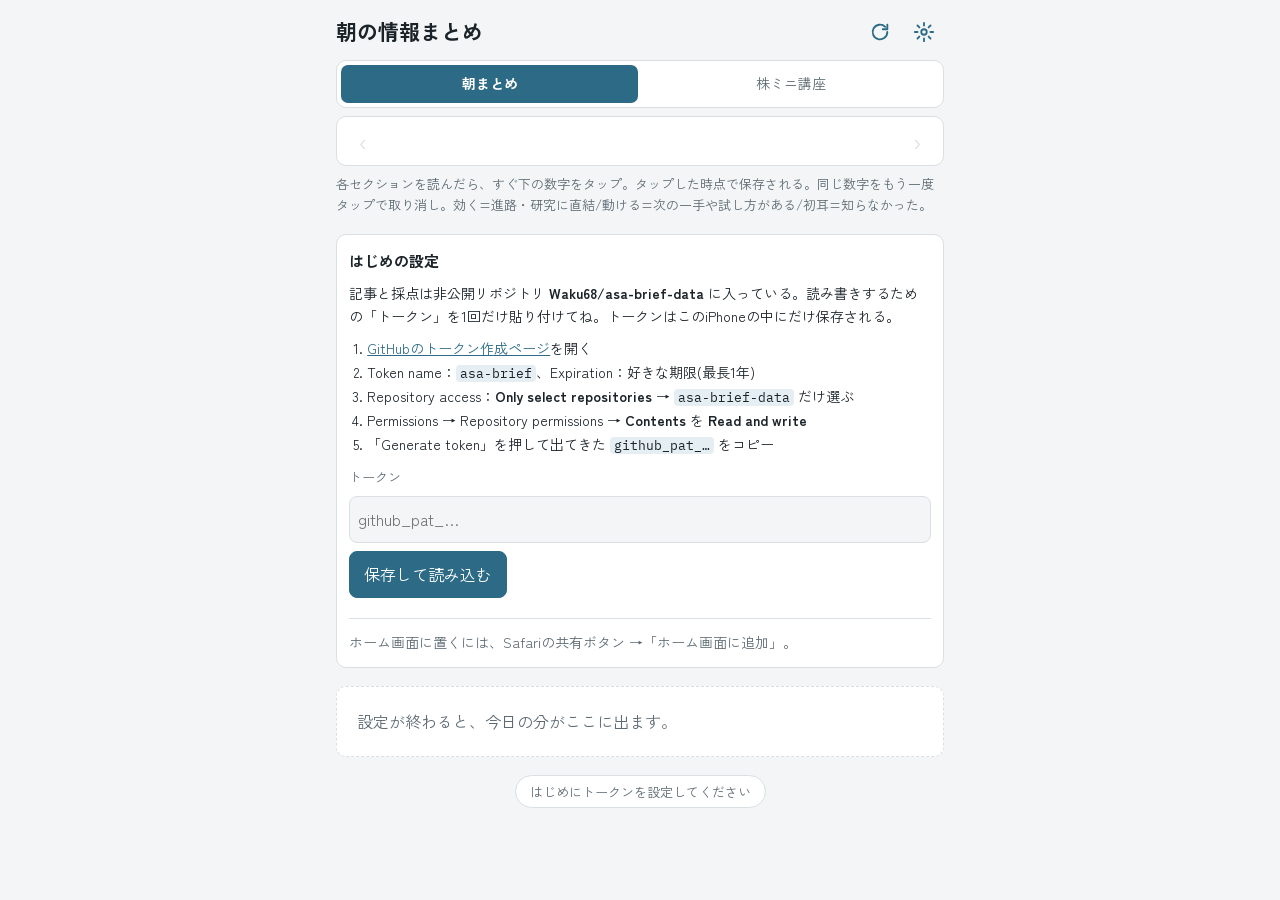
<file: index.html>
<!doctype html>
<html lang="ja">
<head>
<meta charset="utf-8">
<meta name="viewport" content="width=device-width,initial-scale=1,viewport-fit=cover">
<title>朝刊</title>
<meta name="description" content="わくの毎朝の情報まとめ">
<meta name="apple-mobile-web-app-capable" content="yes">
<meta name="mobile-web-app-capable" content="yes">
<meta name="apple-mobile-web-app-title" content="朝刊">
<meta name="apple-mobile-web-app-status-bar-style" content="default">
<meta name="theme-color" content="#f3f5f6" media="(prefers-color-scheme: light)">
<meta name="theme-color" content="#12181c" media="(prefers-color-scheme: dark)">
<link rel="manifest" href="manifest.webmanifest">
<link rel="icon" href="icon-192.png">
<link rel="apple-touch-icon" href="apple-touch-icon.png">
<link rel="preconnect" href="https://fonts.googleapis.com">
<link rel="preconnect" href="https://fonts.gstatic.com" crossorigin>
<link rel="stylesheet" href="https://fonts.googleapis.com/css2?family=Zen+Kaku+Gothic+New:wght@400;500;700&family=IBM+Plex+Mono:wght@500&display=swap">
<link rel="stylesheet" href="vendor/leaflet.css">
<link rel="stylesheet" href="style.css">
</head>
<body>
<div class="wrap">
  <header class="top">
    <div class="titlerow">
      <h1 id="title">朝の情報まとめ</h1>
      <div class="tools">
        <button id="reload" class="icon" type="button" aria-label="最新を読み込む" title="最新を読み込む">
          <svg viewBox="0 0 24 24" aria-hidden="true"><path d="M20 12a8 8 0 1 1-2.34-5.66M20 4v5h-5" fill="none" stroke="currentColor" stroke-width="2" stroke-linecap="round" stroke-linejoin="round"/></svg>
        </button>
        <button id="gear" class="icon" type="button" aria-label="設定" title="設定">
          <svg viewBox="0 0 24 24" aria-hidden="true"><circle cx="12" cy="12" r="3" fill="none" stroke="currentColor" stroke-width="2"/><path d="M12 2v3M12 19v3M2 12h3M19 12h3M4.9 4.9l2.1 2.1M17 17l2.1 2.1M4.9 19.1 7 17M17 7l2.1-2.1" fill="none" stroke="currentColor" stroke-width="2" stroke-linecap="round"/></svg>
        </button>
      </div>
    </div>
    <nav class="tabs" role="tablist" aria-label="読むもの">
      <button type="button" role="tab" id="tab-brief" data-view="brief" aria-selected="true">朝まとめ</button>
      <button type="button" role="tab" id="tab-kabu" data-view="kabu" aria-selected="false">株ミニ講座</button>
    </nav>
    <div class="datebar">
      <button id="prev" type="button" aria-label="前の回" disabled>‹</button>
      <span id="which">読み込み中</span>
      <button id="next" type="button" aria-label="次の回" disabled>›</button>
    </div>
    <p class="help" id="help"></p>
  </header>

  <section id="settings" class="card settings" hidden>
    <h2>はじめの設定</h2>
    <p>記事と採点は非公開リポジトリ <b>Waku68/asa-brief-data</b> に入っている。読み書きするための「トークン」を1回だけ貼り付けてね。トークンはこのiPhoneの中にだけ保存される。</p>
    <ol>
      <li><a href="https://github.com/settings/personal-access-tokens/new" target="_blank" rel="noopener">GitHubのトークン作成ページ</a>を開く</li>
      <li>Token name：<code>asa-brief</code>、Expiration：好きな期限(最長1年)</li>
      <li>Repository access：<b>Only select repositories</b> → <code>asa-brief-data</code> だけ選ぶ</li>
      <li>Permissions → Repository permissions → <b>Contents</b> を <b>Read and write</b></li>
      <li>「Generate token」を押して出てきた <code>github_pat_…</code> をコピー</li>
    </ol>
    <label for="token" class="lab2">トークン</label>
    <input id="token" type="password" autocomplete="off" autocapitalize="off" spellcheck="false" placeholder="github_pat_…">
    <div class="btnrow">
      <button id="saveToken" type="button" class="primary">保存して読み込む</button>
      <button id="closeSettings" type="button">閉じる</button>
    </div>
    <p id="tokenMsg" class="help" role="status"></p>
    <hr>
    <p class="help">ホーム画面に置くには、Safariの共有ボタン →「ホーム画面に追加」。</p>
  </section>

  <form id="f" onsubmit="return false">
    <div id="body"><div class="empty">読み込んでいます。</div></div>
    <div id="tail" hidden></div>
  </form>
  <p class="foot" id="foot" hidden>この講座は仕組みの理解が目的で、特定の銘柄の売買を勧めるものではありません。</p>
  <div id="status" role="status">接続中…</div>
</div>
<script src="vendor/marked.min.js"></script>
<script src="vendor/purify.min.js"></script>
<script src="vendor/leaflet.js"></script>
<script src="app.js"></script>
</body>
</html>
</file>
<file: vendor/leaflet.css>
/* required styles */

.leaflet-pane,
.leaflet-tile,
.leaflet-marker-icon,
.leaflet-marker-shadow,
.leaflet-tile-container,
.leaflet-pane > svg,
.leaflet-pane > canvas,
.leaflet-zoom-box,
.leaflet-image-layer,
.leaflet-layer {
	position: absolute;
	left: 0;
	top: 0;
	}
.leaflet-container {
	overflow: hidden;
	}
.leaflet-tile,
.leaflet-marker-icon,
.leaflet-marker-shadow {
	-webkit-user-select: none;
	   -moz-user-select: none;
	        user-select: none;
	  -webkit-user-drag: none;
	}
/* Prevents IE11 from highlighting tiles in blue */
.leaflet-tile::selection {
	background: transparent;
}
/* Safari renders non-retina tile on retina better with this, but Chrome is worse */
.leaflet-safari .leaflet-tile {
	image-rendering: -webkit-optimize-contrast;
	}
/* hack that prevents hw layers "stretching" when loading new tiles */
.leaflet-safari .leaflet-tile-container {
	width: 1600px;
	height: 1600px;
	-webkit-transform-origin: 0 0;
	}
.leaflet-marker-icon,
.leaflet-marker-shadow {
	display: block;
	}
/* .leaflet-container svg: reset svg max-width decleration shipped in Joomla! (joomla.org) 3.x */
/* .leaflet-container img: map is broken in FF if you have max-width: 100% on tiles */
.leaflet-container .leaflet-overlay-pane svg {
	max-width: none !important;
	max-height: none !important;
	}
.leaflet-container .leaflet-marker-pane img,
.leaflet-container .leaflet-shadow-pane img,
.leaflet-container .leaflet-tile-pane img,
.leaflet-container img.leaflet-image-layer,
.leaflet-container .leaflet-tile {
	max-width: none !important;
	max-height: none !important;
	width: auto;
	padding: 0;
	}

.leaflet-container img.leaflet-tile {
	/* See: https://bugs.chromium.org/p/chromium/issues/detail?id=600120 */
	mix-blend-mode: plus-lighter;
}

.leaflet-container.leaflet-touch-zoom {
	-ms-touch-action: pan-x pan-y;
	touch-action: pan-x pan-y;
	}
.leaflet-container.leaflet-touch-drag {
	-ms-touch-action: pinch-zoom;
	/* Fallback for FF which doesn't support pinch-zoom */
	touch-action: none;
	touch-action: pinch-zoom;
}
.leaflet-container.leaflet-touch-drag.leaflet-touch-zoom {
	-ms-touch-action: none;
	touch-action: none;
}
.leaflet-container {
	-webkit-tap-highlight-color: transparent;
}
.leaflet-container a {
	-webkit-tap-highlight-color: rgba(51, 181, 229, 0.4);
}
.leaflet-tile {
	filter: inherit;
	visibility: hidden;
	}
.leaflet-tile-loaded {
	visibility: inherit;
	}
.leaflet-zoom-box {
	width: 0;
	height: 0;
	-moz-box-sizing: border-box;
	     box-sizing: border-box;
	z-index: 800;
	}
/* workaround for https://bugzilla.mozilla.org/show_bug.cgi?id=888319 */
.leaflet-overlay-pane svg {
	-moz-user-select: none;
	}

.leaflet-pane         { z-index: 400; }

.leaflet-tile-pane    { z-index: 200; }
.leaflet-overlay-pane { z-index: 400; }
.leaflet-shadow-pane  { z-index: 500; }
.leaflet-marker-pane  { z-index: 600; }
.leaflet-tooltip-pane   { z-index: 650; }
.leaflet-popup-pane   { z-index: 700; }

.leaflet-map-pane canvas { z-index: 100; }
.leaflet-map-pane svg    { z-index: 200; }

.leaflet-vml-shape {
	width: 1px;
	height: 1px;
	}
.lvml {
	behavior: url(#default#VML);
	display: inline-block;
	position: absolute;
	}


/* control positioning */

.leaflet-control {
	position: relative;
	z-index: 800;
	pointer-events: visiblePainted; /* IE 9-10 doesn't have auto */
	pointer-events: auto;
	}
.leaflet-top,
.leaflet-bottom {
	position: absolute;
	z-index: 1000;
	pointer-events: none;
	}
.leaflet-top {
	top: 0;
	}
.leaflet-right {
	right: 0;
	}
.leaflet-bottom {
	bottom: 0;
	}
.leaflet-left {
	left: 0;
	}
.leaflet-control {
	float: left;
	clear: both;
	}
.leaflet-right .leaflet-control {
	float: right;
	}
.leaflet-top .leaflet-control {
	margin-top: 10px;
	}
.leaflet-bottom .leaflet-control {
	margin-bottom: 10px;
	}
.leaflet-left .leaflet-control {
	margin-left: 10px;
	}
.leaflet-right .leaflet-control {
	margin-right: 10px;
	}


/* zoom and fade animations */

.leaflet-fade-anim .leaflet-popup {
	opacity: 0;
	-webkit-transition: opacity 0.2s linear;
	   -moz-transition: opacity 0.2s linear;
	        transition: opacity 0.2s linear;
	}
.leaflet-fade-anim .leaflet-map-pane .leaflet-popup {
	opacity: 1;
	}
.leaflet-zoom-animated {
	-webkit-transform-origin: 0 0;
	    -ms-transform-origin: 0 0;
	        transform-origin: 0 0;
	}
svg.leaflet-zoom-animated {
	will-change: transform;
}

.leaflet-zoom-anim .leaflet-zoom-animated {
	-webkit-transition: -webkit-transform 0.25s cubic-bezier(0,0,0.25,1);
	   -moz-transition:    -moz-transform 0.25s cubic-bezier(0,0,0.25,1);
	        transition:         transform 0.25s cubic-bezier(0,0,0.25,1);
	}
.leaflet-zoom-anim .leaflet-tile,
.leaflet-pan-anim .leaflet-tile {
	-webkit-transition: none;
	   -moz-transition: none;
	        transition: none;
	}

.leaflet-zoom-anim .leaflet-zoom-hide {
	visibility: hidden;
	}


/* cursors */

.leaflet-interactive {
	cursor: pointer;
	}
.leaflet-grab {
	cursor: -webkit-grab;
	cursor:    -moz-grab;
	cursor:         grab;
	}
.leaflet-crosshair,
.leaflet-crosshair .leaflet-interactive {
	cursor: crosshair;
	}
.leaflet-popup-pane,
.leaflet-control {
	cursor: auto;
	}
.leaflet-dragging .leaflet-grab,
.leaflet-dragging .leaflet-grab .leaflet-interactive,
.leaflet-dragging .leaflet-marker-draggable {
	cursor: move;
	cursor: -webkit-grabbing;
	cursor:    -moz-grabbing;
	cursor:         grabbing;
	}

/* marker & overlays interactivity */
.leaflet-marker-icon,
.leaflet-marker-shadow,
.leaflet-image-layer,
.leaflet-pane > svg path,
.leaflet-tile-container {
	pointer-events: none;
	}

.leaflet-marker-icon.leaflet-interactive,
.leaflet-image-layer.leaflet-interactive,
.leaflet-pane > svg path.leaflet-interactive,
svg.leaflet-image-layer.leaflet-interactive path {
	pointer-events: visiblePainted; /* IE 9-10 doesn't have auto */
	pointer-events: auto;
	}

/* visual tweaks */

.leaflet-container {
	background: #ddd;
	outline-offset: 1px;
	}
.leaflet-container a {
	color: #0078A8;
	}
.leaflet-zoom-box {
	border: 2px dotted #38f;
	background: rgba(255,255,255,0.5);
	}


/* general typography */
.leaflet-container {
	font-family: "Helvetica Neue", Arial, Helvetica, sans-serif;
	font-size: 12px;
	font-size: 0.75rem;
	line-height: 1.5;
	}


/* general toolbar styles */

.leaflet-bar {
	box-shadow: 0 1px 5px rgba(0,0,0,0.65);
	border-radius: 4px;
	}
.leaflet-bar a {
	background-color: #fff;
	border-bottom: 1px solid #ccc;
	width: 26px;
	height: 26px;
	line-height: 26px;
	display: block;
	text-align: center;
	text-decoration: none;
	color: black;
	}
.leaflet-bar a,
.leaflet-control-layers-toggle {
	background-position: 50% 50%;
	background-repeat: no-repeat;
	display: block;
	}
.leaflet-bar a:hover,
.leaflet-bar a:focus {
	background-color: #f4f4f4;
	}
.leaflet-bar a:first-child {
	border-top-left-radius: 4px;
	border-top-right-radius: 4px;
	}
.leaflet-bar a:last-child {
	border-bottom-left-radius: 4px;
	border-bottom-right-radius: 4px;
	border-bottom: none;
	}
.leaflet-bar a.leaflet-disabled {
	cursor: default;
	background-color: #f4f4f4;
	color: #bbb;
	}

.leaflet-touch .leaflet-bar a {
	width: 30px;
	height: 30px;
	line-height: 30px;
	}
.leaflet-touch .leaflet-bar a:first-child {
	border-top-left-radius: 2px;
	border-top-right-radius: 2px;
	}
.leaflet-touch .leaflet-bar a:last-child {
	border-bottom-left-radius: 2px;
	border-bottom-right-radius: 2px;
	}

/* zoom control */

.leaflet-control-zoom-in,
.leaflet-control-zoom-out {
	font: bold 18px 'Lucida Console', Monaco, monospace;
	text-indent: 1px;
	}

.leaflet-touch .leaflet-control-zoom-in, .leaflet-touch .leaflet-control-zoom-out  {
	font-size: 22px;
	}


/* layers control */

.leaflet-control-layers {
	box-shadow: 0 1px 5px rgba(0,0,0,0.4);
	background: #fff;
	border-radius: 5px;
	}
.leaflet-control-layers-toggle {
	background-image: url(images/layers.png);
	width: 36px;
	height: 36px;
	}
.leaflet-retina .leaflet-control-layers-toggle {
	background-image: url(images/layers-2x.png);
	background-size: 26px 26px;
	}
.leaflet-touch .leaflet-control-layers-toggle {
	width: 44px;
	height: 44px;
	}
.leaflet-control-layers .leaflet-control-layers-list,
.leaflet-control-layers-expanded .leaflet-control-layers-toggle {
	display: none;
	}
.leaflet-control-layers-expanded .leaflet-control-layers-list {
	display: block;
	position: relative;
	}
.leaflet-control-layers-expanded {
	padding: 6px 10px 6px 6px;
	color: #333;
	background: #fff;
	}
.leaflet-control-layers-scrollbar {
	overflow-y: scroll;
	overflow-x: hidden;
	padding-right: 5px;
	}
.leaflet-control-layers-selector {
	margin-top: 2px;
	position: relative;
	top: 1px;
	}
.leaflet-control-layers label {
	display: block;
	font-size: 13px;
	font-size: 1.08333em;
	}
.leaflet-control-layers-separator {
	height: 0;
	border-top: 1px solid #ddd;
	margin: 5px -10px 5px -6px;
	}

/* Default icon URLs */
.leaflet-default-icon-path { /* used only in path-guessing heuristic, see L.Icon.Default */
	background-image: url(images/marker-icon.png);
	}


/* attribution and scale controls */

.leaflet-container .leaflet-control-attribution {
	background: #fff;
	background: rgba(255, 255, 255, 0.8);
	margin: 0;
	}
.leaflet-control-attribution,
.leaflet-control-scale-line {
	padding: 0 5px;
	color: #333;
	line-height: 1.4;
	}
.leaflet-control-attribution a {
	text-decoration: none;
	}
.leaflet-control-attribution a:hover,
.leaflet-control-attribution a:focus {
	text-decoration: underline;
	}
.leaflet-attribution-flag {
	display: inline !important;
	vertical-align: baseline !important;
	width: 1em;
	height: 0.6669em;
	}
.leaflet-left .leaflet-control-scale {
	margin-left: 5px;
	}
.leaflet-bottom .leaflet-control-scale {
	margin-bottom: 5px;
	}
.leaflet-control-scale-line {
	border: 2px solid #777;
	border-top: none;
	line-height: 1.1;
	padding: 2px 5px 1px;
	white-space: nowrap;
	-moz-box-sizing: border-box;
	     box-sizing: border-box;
	background: rgba(255, 255, 255, 0.8);
	text-shadow: 1px 1px #fff;
	}
.leaflet-control-scale-line:not(:first-child) {
	border-top: 2px solid #777;
	border-bottom: none;
	margin-top: -2px;
	}
.leaflet-control-scale-line:not(:first-child):not(:last-child) {
	border-bottom: 2px solid #777;
	}

.leaflet-touch .leaflet-control-attribution,
.leaflet-touch .leaflet-control-layers,
.leaflet-touch .leaflet-bar {
	box-shadow: none;
	}
.leaflet-touch .leaflet-control-layers,
.leaflet-touch .leaflet-bar {
	border: 2px solid rgba(0,0,0,0.2);
	background-clip: padding-box;
	}


/* popup */

.leaflet-popup {
	position: absolute;
	text-align: center;
	margin-bottom: 20px;
	}
.leaflet-popup-content-wrapper {
	padding: 1px;
	text-align: left;
	border-radius: 12px;
	}
.leaflet-popup-content {
	margin: 13px 24px 13px 20px;
	line-height: 1.3;
	font-size: 13px;
	font-size: 1.08333em;
	min-height: 1px;
	}
.leaflet-popup-content p {
	margin: 17px 0;
	margin: 1.3em 0;
	}
.leaflet-popup-tip-container {
	width: 40px;
	height: 20px;
	position: absolute;
	left: 50%;
	margin-top: -1px;
	margin-left: -20px;
	overflow: hidden;
	pointer-events: none;
	}
.leaflet-popup-tip {
	width: 17px;
	height: 17px;
	padding: 1px;

	margin: -10px auto 0;
	pointer-events: auto;

	-webkit-transform: rotate(45deg);
	   -moz-transform: rotate(45deg);
	    -ms-transform: rotate(45deg);
	        transform: rotate(45deg);
	}
.leaflet-popup-content-wrapper,
.leaflet-popup-tip {
	background: white;
	color: #333;
	box-shadow: 0 3px 14px rgba(0,0,0,0.4);
	}
.leaflet-container a.leaflet-popup-close-button {
	position: absolute;
	top: 0;
	right: 0;
	border: none;
	text-align: center;
	width: 24px;
	height: 24px;
	font: 16px/24px Tahoma, Verdana, sans-serif;
	color: #757575;
	text-decoration: none;
	background: transparent;
	}
.leaflet-container a.leaflet-popup-close-button:hover,
.leaflet-container a.leaflet-popup-close-button:focus {
	color: #585858;
	}
.leaflet-popup-scrolled {
	overflow: auto;
	}

.leaflet-oldie .leaflet-popup-content-wrapper {
	-ms-zoom: 1;
	}
.leaflet-oldie .leaflet-popup-tip {
	width: 24px;
	margin: 0 auto;

	-ms-filter: "progid:DXImageTransform.Microsoft.Matrix(M11=0.70710678, M12=0.70710678, M21=-0.70710678, M22=0.70710678)";
	filter: progid:DXImageTransform.Microsoft.Matrix(M11=0.70710678, M12=0.70710678, M21=-0.70710678, M22=0.70710678);
	}

.leaflet-oldie .leaflet-control-zoom,
.leaflet-oldie .leaflet-control-layers,
.leaflet-oldie .leaflet-popup-content-wrapper,
.leaflet-oldie .leaflet-popup-tip {
	border: 1px solid #999;
	}


/* div icon */

.leaflet-div-icon {
	background: #fff;
	border: 1px solid #666;
	}


/* Tooltip */
/* Base styles for the element that has a tooltip */
.leaflet-tooltip {
	position: absolute;
	padding: 6px;
	background-color: #fff;
	border: 1px solid #fff;
	border-radius: 3px;
	color: #222;
	white-space: nowrap;
	-webkit-user-select: none;
	-moz-user-select: none;
	-ms-user-select: none;
	user-select: none;
	pointer-events: none;
	box-shadow: 0 1px 3px rgba(0,0,0,0.4);
	}
.leaflet-tooltip.leaflet-interactive {
	cursor: pointer;
	pointer-events: auto;
	}
.leaflet-tooltip-top:before,
.leaflet-tooltip-bottom:before,
.leaflet-tooltip-left:before,
.leaflet-tooltip-right:before {
	position: absolute;
	pointer-events: none;
	border: 6px solid transparent;
	background: transparent;
	content: "";
	}

/* Directions */

.leaflet-tooltip-bottom {
	margin-top: 6px;
}
.leaflet-tooltip-top {
	margin-top: -6px;
}
.leaflet-tooltip-bottom:before,
.leaflet-tooltip-top:before {
	left: 50%;
	margin-left: -6px;
	}
.leaflet-tooltip-top:before {
	bottom: 0;
	margin-bottom: -12px;
	border-top-color: #fff;
	}
.leaflet-tooltip-bottom:before {
	top: 0;
	margin-top: -12px;
	margin-left: -6px;
	border-bottom-color: #fff;
	}
.leaflet-tooltip-left {
	margin-left: -6px;
}
.leaflet-tooltip-right {
	margin-left: 6px;
}
.leaflet-tooltip-left:before,
.leaflet-tooltip-right:before {
	top: 50%;
	margin-top: -6px;
	}
.leaflet-tooltip-left:before {
	right: 0;
	margin-right: -12px;
	border-left-color: #fff;
	}
.leaflet-tooltip-right:before {
	left: 0;
	margin-left: -12px;
	border-right-color: #fff;
	}

/* Printing */

@media print {
	/* Prevent printers from removing background-images of controls. */
	.leaflet-control {
		-webkit-print-color-adjust: exact;
		print-color-adjust: exact;
		}
	}
</file>
<file: style.css>
/* layout: one reading column; each section's text is followed directly by its own rating strip */
:root{
  --bg:#f3f5f6; --surface:#ffffff; --fg:#1b2329; --muted:#5e6b74; --line:#d9dfe3;
  --accent:#2c6a86; --accent-fg:#ffffff; --soft:#e4eef3; --ok:#2f7a4f; --warn:#a0522d;
  --f-body:"Zen Kaku Gothic New",system-ui,-apple-system,"Hiragino Sans",sans-serif;
  --f-num:"IBM Plex Mono",ui-monospace,Menlo,monospace;
  color-scheme:light;
}
@media (prefers-color-scheme:dark){:root:not([data-theme="light"]){
  --bg:#12181c; --surface:#1a2228; --fg:#e6ecef; --muted:#97a6af; --line:#2c3840;
  --accent:#7fbcd8; --accent-fg:#0f1a20; --soft:#203039; --ok:#7cc79a; --warn:#e0a07a; color-scheme:dark}}
:root[data-theme="dark"]{
  --bg:#12181c; --surface:#1a2228; --fg:#e6ecef; --muted:#97a6af; --line:#2c3840;
  --accent:#7fbcd8; --accent-fg:#0f1a20; --soft:#203039; --ok:#7cc79a; --warn:#e0a07a; color-scheme:dark}
*{box-sizing:border-box}
html{-webkit-text-size-adjust:100%}
body{margin:0;background:var(--bg);color:var(--fg);font-family:var(--f-body);font-size:16px;line-height:1.8;
  padding-top:env(safe-area-inset-top,0px);padding-bottom:env(safe-area-inset-bottom,0px)}
[hidden]{display:none!important}
img{max-width:100%}
.wrap{max-width:640px;margin:0 auto;padding-inline:16px;padding-block:12px 48px;display:grid;gap:18px}
header.top{display:grid;gap:8px}
.titlerow{display:flex;align-items:center;justify-content:space-between;gap:8px}
h1{font-size:21px;line-height:1.4;margin:0;text-wrap:balance}
.tools{display:flex;gap:4px}
button{font:inherit}
.icon{background:transparent;border:0;color:var(--accent);width:40px;height:40px;border-radius:8px;display:grid;place-items:center;cursor:pointer}
.icon svg{width:22px;height:22px}
.icon.spin svg{animation:spin 1s linear infinite}
@keyframes spin{to{transform:rotate(360deg)}}
@media (prefers-reduced-motion:reduce){.icon.spin svg{animation:none}}
button:focus-visible,a:focus-visible{outline:2px solid var(--accent);outline-offset:2px}
.tabs{display:grid;grid-template-columns:1fr 1fr;gap:4px;background:var(--surface);border:1px solid var(--line);border-radius:10px;padding:4px}
.tabs button{border:0;background:transparent;color:var(--muted);border-radius:7px;height:38px;font-size:14px;cursor:pointer}
.tabs button[aria-selected="true"]{background:var(--accent);color:var(--accent-fg);font-weight:700}
details.fold{border:1px solid var(--line);border-radius:10px;background:var(--surface);padding:0 12px}
details.fold summary{cursor:pointer;padding:10px 0;color:var(--accent);font-weight:700}
details.fold[open] summary{border-bottom:1px solid var(--line);margin-bottom:10px}
.ask{background:var(--surface);border:1px solid var(--line);border-radius:10px;padding:10px 12px;display:grid;gap:8px}
.ask label{font-size:12px;letter-spacing:.06em;color:var(--muted)}
.qa{display:grid;gap:4px;border-left:3px solid var(--line);padding-left:10px}
.qa .q{font-size:14px;color:var(--muted);white-space:pre-wrap}
.qa .a{font-size:15px}
.md h3{font-size:16px;margin:1em 0 .4em;line-height:1.5}
.foot{font-size:12px;color:var(--muted);margin:0}
.datebar{display:flex;align-items:center;justify-content:space-between;gap:8px;background:var(--surface);border:1px solid var(--line);border-radius:10px;padding:4px}
.datebar button{background:transparent;border:0;color:var(--accent);font-size:22px;width:44px;height:40px;border-radius:8px;cursor:pointer}
.datebar button:disabled{color:var(--line);cursor:default}
#which{font-family:var(--f-num);font-size:15px;font-variant-numeric:tabular-nums;text-align:center}
.help{color:var(--muted);font-size:13px;line-height:1.6;margin:0}
#body,#tail,#f{display:grid;gap:18px}
.lead{background:var(--soft);border-radius:10px;padding:12px 14px;display:grid;gap:6px}
.lead .k{font-size:12px;letter-spacing:.06em;color:var(--muted)}
.lead p{margin:0}
.md{min-width:0;overflow-wrap:anywhere}
.md p{margin:0 0 .7em}
.md ul,.md ol{margin:0 0 .8em;padding-left:1.3em}
.md li{margin:.2em 0}
.md a{color:var(--accent)}
.md strong{font-weight:700}
.md table{display:block;overflow-x:auto;border-collapse:collapse;font-size:14px;margin:0 0 .8em;line-height:1.6}
.md th,.md td{border:1px solid var(--line);padding:6px 8px;vertical-align:top;min-width:7em}
.md th{background:var(--soft);text-align:left}
.md p:last-child:has(> a:first-child){font-size:13px;color:var(--muted)}
.md code{font-family:var(--f-num);font-size:.9em;background:var(--soft);padding:0 4px;border-radius:4px}
/* photos and maps attached to an item */
.md li.has-fig{list-style:none;margin-left:-1.3em}
figure.photo{margin:.4em 0 .6em;display:grid;gap:4px}
figure.photo img{display:block;width:100%;max-height:60vh;object-fit:cover;border-radius:8px;background:var(--soft)}
figure.photo figcaption,.mapcap{font-size:12px;line-height:1.5;color:var(--muted)}
.map{height:200px;border-radius:8px;border:1px solid var(--line);margin:.4em 0 .2em;background:var(--soft);z-index:0}
.leaflet-container{font-family:var(--f-body)}
article{display:grid;gap:10px;scroll-margin-top:12px}
article h2{font-size:18px;line-height:1.4;margin:6px 0 0;padding-top:14px;border-top:2px solid var(--fg);text-wrap:balance}
.rate{background:var(--surface);border:1px solid var(--line);border-radius:10px;padding:10px 12px;display:grid;gap:8px}
.rate .cap{font-size:12px;letter-spacing:.06em;color:var(--muted)}
.row{display:grid;grid-template-columns:4.2em 1fr;align-items:center;gap:8px}
.row .lab{font-size:13px;color:var(--muted)}
.seg{display:grid;grid-template-columns:repeat(5,1fr);gap:6px}
.seg.three{grid-template-columns:repeat(3,1fr)}
.seg input{position:absolute;opacity:0;width:1px;height:1px;pointer-events:none}
.seg label{display:flex;align-items:center;justify-content:center;height:40px;border:1px solid var(--line);background:var(--bg);color:var(--fg);border-radius:8px;font-family:var(--f-num);font-size:15px;cursor:pointer;user-select:none;-webkit-user-select:none;-webkit-tap-highlight-color:transparent;touch-action:manipulation}
.seg.three label{font-family:var(--f-body);font-size:14px}
.seg input:checked+label{background:var(--accent);border-color:var(--accent);color:var(--accent-fg)}
.seg input:focus-visible+label{outline:2px solid var(--accent);outline-offset:2px}
.card{background:var(--surface);border:1px solid var(--line);border-radius:10px;padding:12px;display:grid;gap:8px}
.card h2{font-size:15px;margin:0}
textarea,input[type=password],input[type=text]{width:100%;border:1px solid var(--line);border-radius:8px;background:var(--bg);color:var(--fg);font:inherit;font-size:16px;padding:8px}
textarea{min-height:70px}
.settings p,.settings ol{margin:0;font-size:14px;line-height:1.7}
.settings ol{padding-left:1.3em}
.settings a{color:var(--accent)}
.settings code{font-family:var(--f-num);font-size:13px;background:var(--soft);padding:0 4px;border-radius:4px;overflow-wrap:anywhere}
.settings hr{border:0;border-top:1px solid var(--line);width:100%;margin:4px 0}
.lab2{font-size:13px;color:var(--muted)}
.btnrow{display:flex;gap:8px;flex-wrap:wrap}
.btnrow button{border:1px solid var(--line);background:var(--bg);color:var(--fg);border-radius:8px;padding:8px 14px;cursor:pointer}
.btnrow button.primary{background:var(--accent);border-color:var(--accent);color:var(--accent-fg)}
#status{z-index:1000;position:sticky;bottom:calc(env(safe-area-inset-bottom,0px) + 8px);justify-self:center;font-size:13px;color:var(--muted);background:var(--surface);border:1px solid var(--line);border-radius:999px;padding:4px 14px;min-height:1.4em;max-width:100%;text-align:center}
#status.ok{color:var(--ok)}
#status.warn{color:var(--warn)}
.empty{background:var(--surface);border:1px dashed var(--line);border-radius:10px;padding:20px;color:var(--muted)}
@media (prefers-reduced-motion:no-preference){.seg label{transition:background .12s}}
</file>
